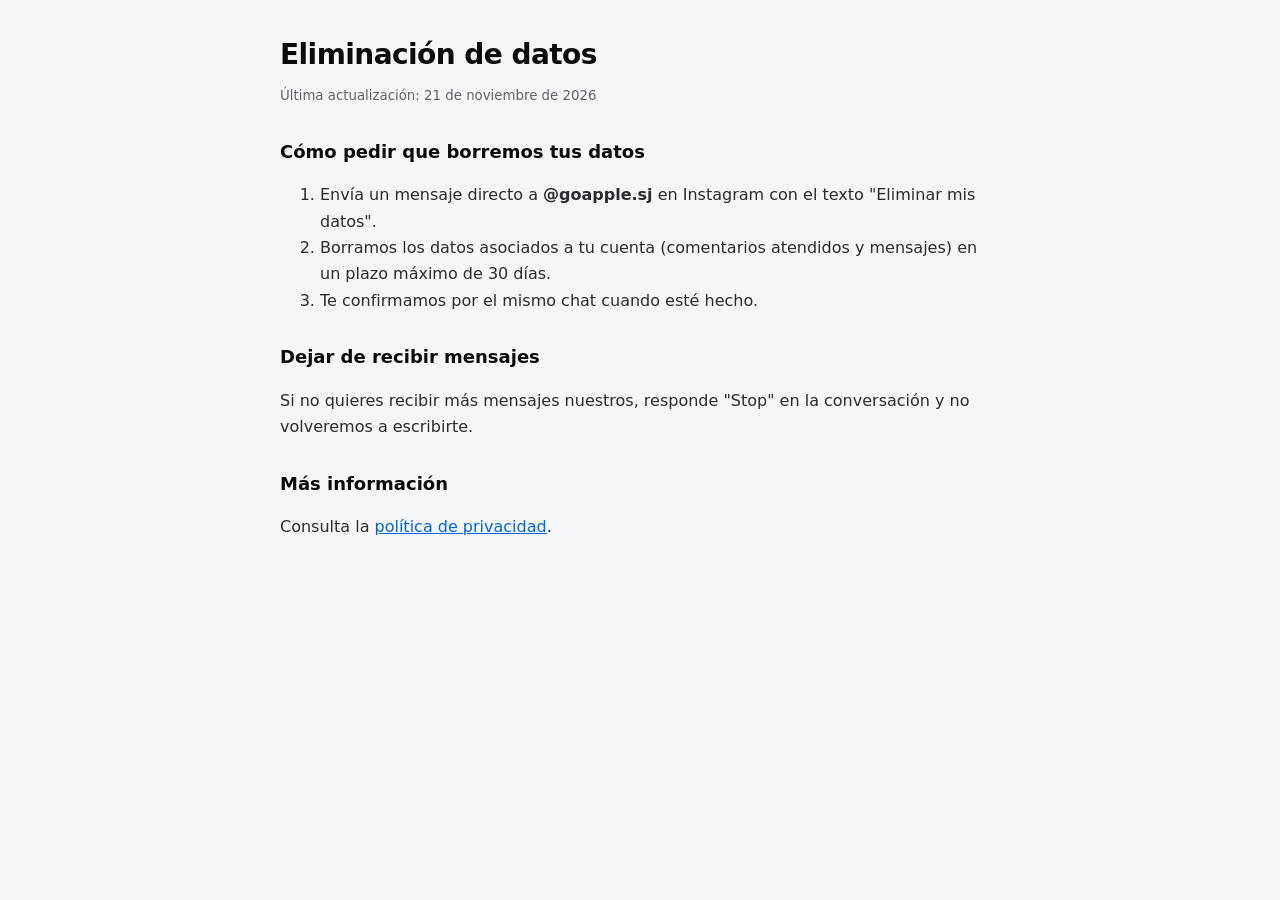
<file: eliminacion-de-datos.html>
<!doctype html>
<html lang="es"><head><meta charset="utf-8"><meta name="viewport" content="width=device-width, initial-scale=1"><title>Eliminación de datos | GO APPLE</title><style>:root{color-scheme:light dark}body{margin:0;font:16px/1.65 system-ui,-apple-system,"Segoe UI",sans-serif;background:#050505;color:#f4f4f5;padding:32px 20px}main{max-width:720px;margin:0 auto}h1{font-size:28px;letter-spacing:-.02em;margin:0 0 4px}h2{font-size:18px;margin:28px 0 6px}p,li{color:#d4d4d8}a{color:#3aa0ff}small{color:#8f8f94}@media(prefers-color-scheme:light){body{background:#f5f6f8;color:#0b0b0d}p,li{color:#2b2b30}a{color:#0066d6}small{color:#62626a}}</style></head><body><main>
<h1>Eliminación de datos</h1>
<small>Última actualización: 21 de noviembre de 2026</small>

<h2>Cómo pedir que borremos tus datos</h2>
<ol>
<li>Envía un mensaje directo a <b>@goapple.sj</b> en Instagram con el texto "Eliminar mis datos".</li>
<li>Borramos los datos asociados a tu cuenta (comentarios atendidos y mensajes) en un plazo máximo de 30 días.</li>
<li>Te confirmamos por el mismo chat cuando esté hecho.</li>
</ol>

<h2>Dejar de recibir mensajes</h2>
<p>Si no quieres recibir más mensajes nuestros, responde "Stop" en la conversación y no volveremos a escribirte.</p>

<h2>Más información</h2>
<p>Consulta la <a href="privacidad.html">política de privacidad</a>.</p>
</main></body></html>
</file>
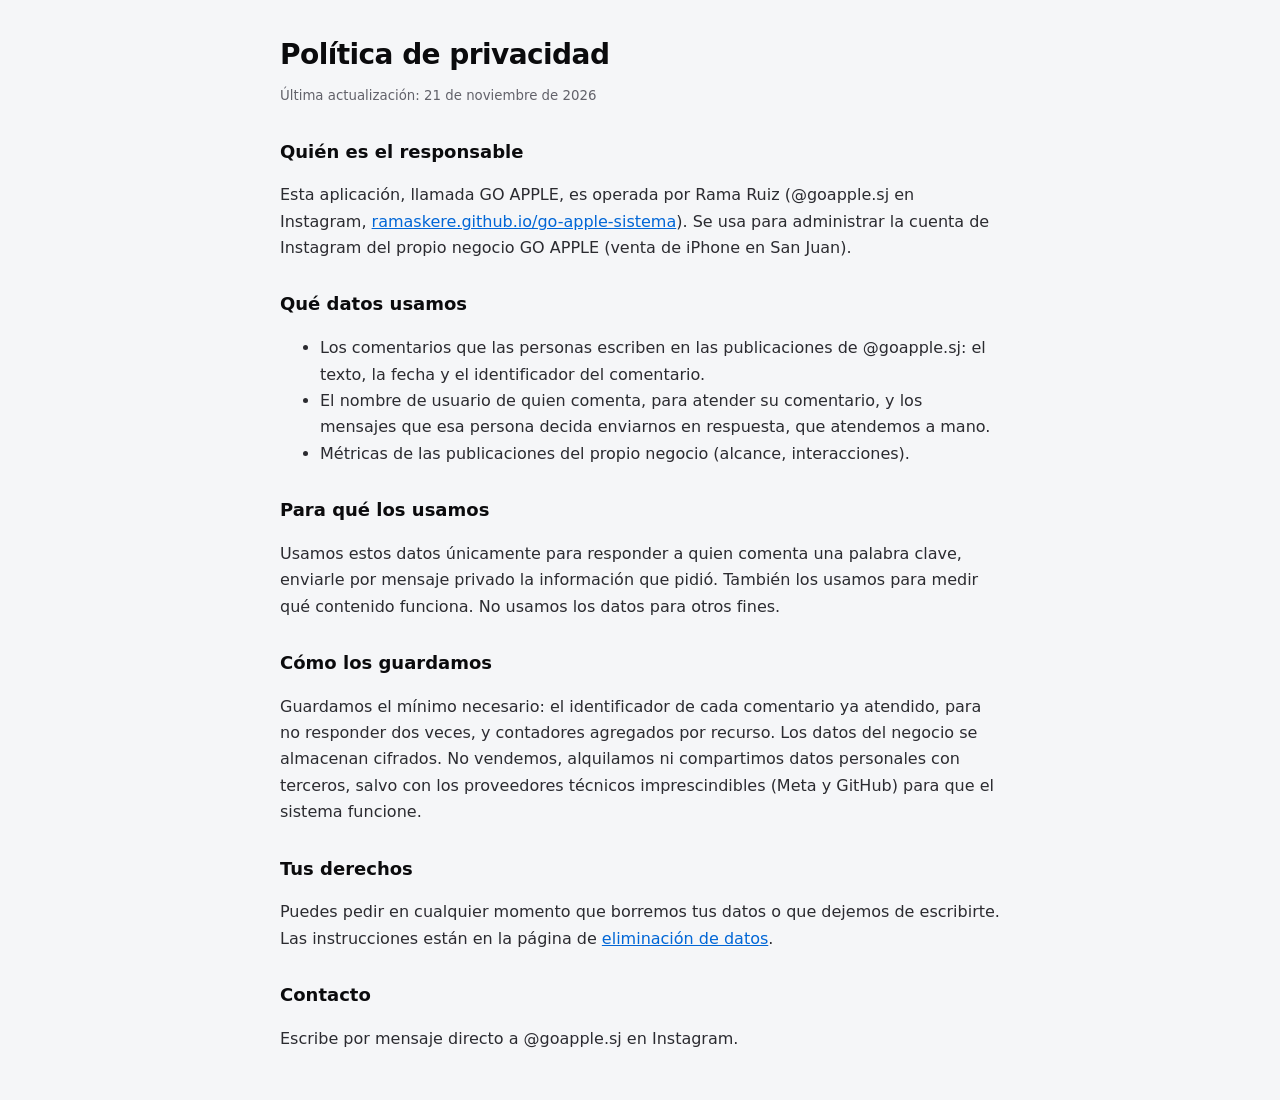
<file: privacidad.html>
<!doctype html>
<html lang="es"><head><meta charset="utf-8"><meta name="viewport" content="width=device-width, initial-scale=1"><title>Política de privacidad | GO APPLE</title><style>:root{color-scheme:light dark}body{margin:0;font:16px/1.65 system-ui,-apple-system,"Segoe UI",sans-serif;background:#050505;color:#f4f4f5;padding:32px 20px}main{max-width:720px;margin:0 auto}h1{font-size:28px;letter-spacing:-.02em;margin:0 0 4px}h2{font-size:18px;margin:28px 0 6px}p,li{color:#d4d4d8}a{color:#3aa0ff}small{color:#8f8f94}@media(prefers-color-scheme:light){body{background:#f5f6f8;color:#0b0b0d}p,li{color:#2b2b30}a{color:#0066d6}small{color:#62626a}}</style></head><body><main>
<h1>Política de privacidad</h1>
<small>Última actualización: 21 de noviembre de 2026</small>

<h2>Quién es el responsable</h2>
<p>Esta aplicación, llamada GO APPLE, es operada por Rama Ruiz (@goapple.sj en Instagram, <a href="https://ramaskere.github.io/go-apple-sistema/">ramaskere.github.io/go-apple-sistema</a>). Se usa para administrar la cuenta de Instagram del propio negocio GO APPLE (venta de iPhone en San Juan).</p>

<h2>Qué datos usamos</h2>
<ul>
<li>Los comentarios que las personas escriben en las publicaciones de @goapple.sj: el texto, la fecha y el identificador del comentario.</li>
<li>El nombre de usuario de quien comenta, para atender su comentario, y los mensajes que esa persona decida enviarnos en respuesta, que atendemos a mano.</li>
<li>Métricas de las publicaciones del propio negocio (alcance, interacciones).</li>
</ul>

<h2>Para qué los usamos</h2>
<p>Usamos estos datos únicamente para responder a quien comenta una palabra clave, enviarle por mensaje privado la información que pidió. También los usamos para medir qué contenido funciona. No usamos los datos para otros fines.</p>

<h2>Cómo los guardamos</h2>
<p>Guardamos el mínimo necesario: el identificador de cada comentario ya atendido, para no responder dos veces, y contadores agregados por recurso. Los datos del negocio se almacenan cifrados. No vendemos, alquilamos ni compartimos datos personales con terceros, salvo con los proveedores técnicos imprescindibles (Meta y GitHub) para que el sistema funcione.</p>

<h2>Tus derechos</h2>
<p>Puedes pedir en cualquier momento que borremos tus datos o que dejemos de escribirte. Las instrucciones están en la página de <a href="eliminacion-de-datos.html">eliminación de datos</a>.</p>

<h2>Contacto</h2>
<p>Escribe por mensaje directo a @goapple.sj en Instagram.</p>
</main></body></html>
</file>
